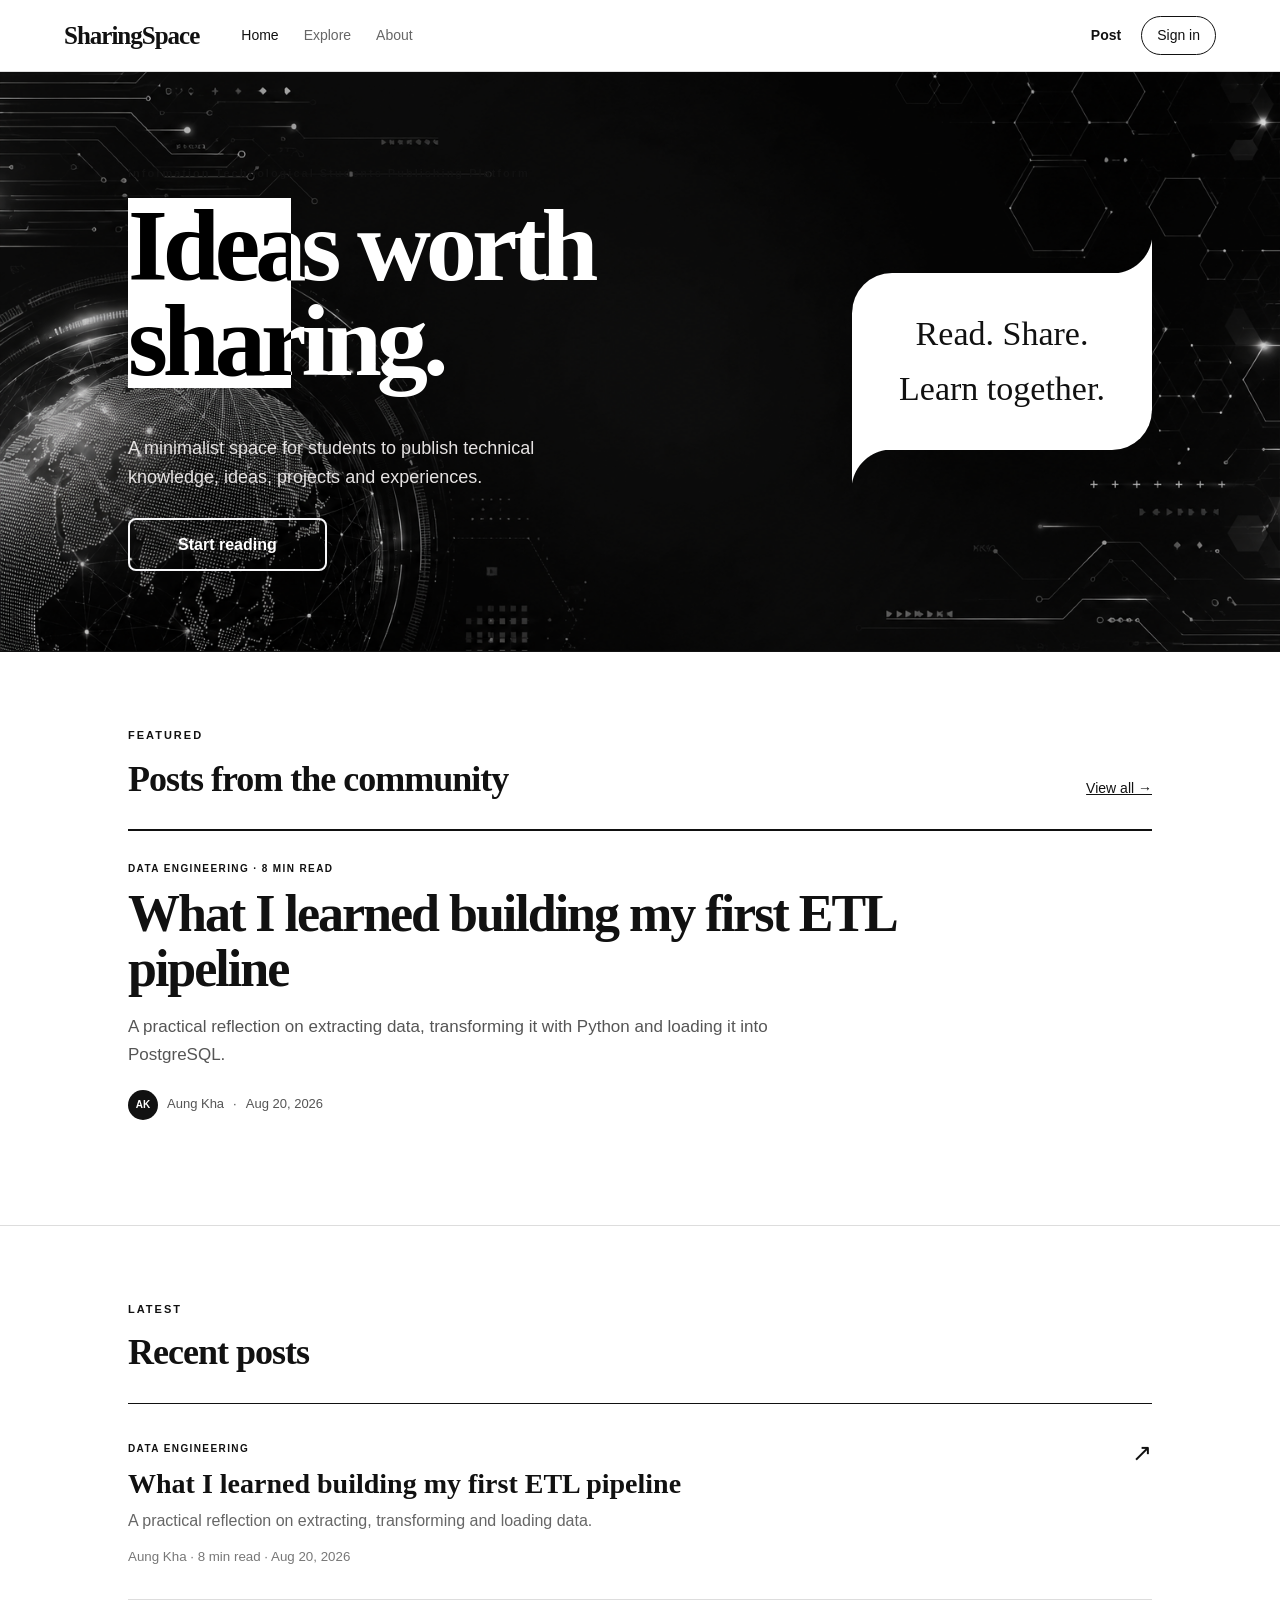
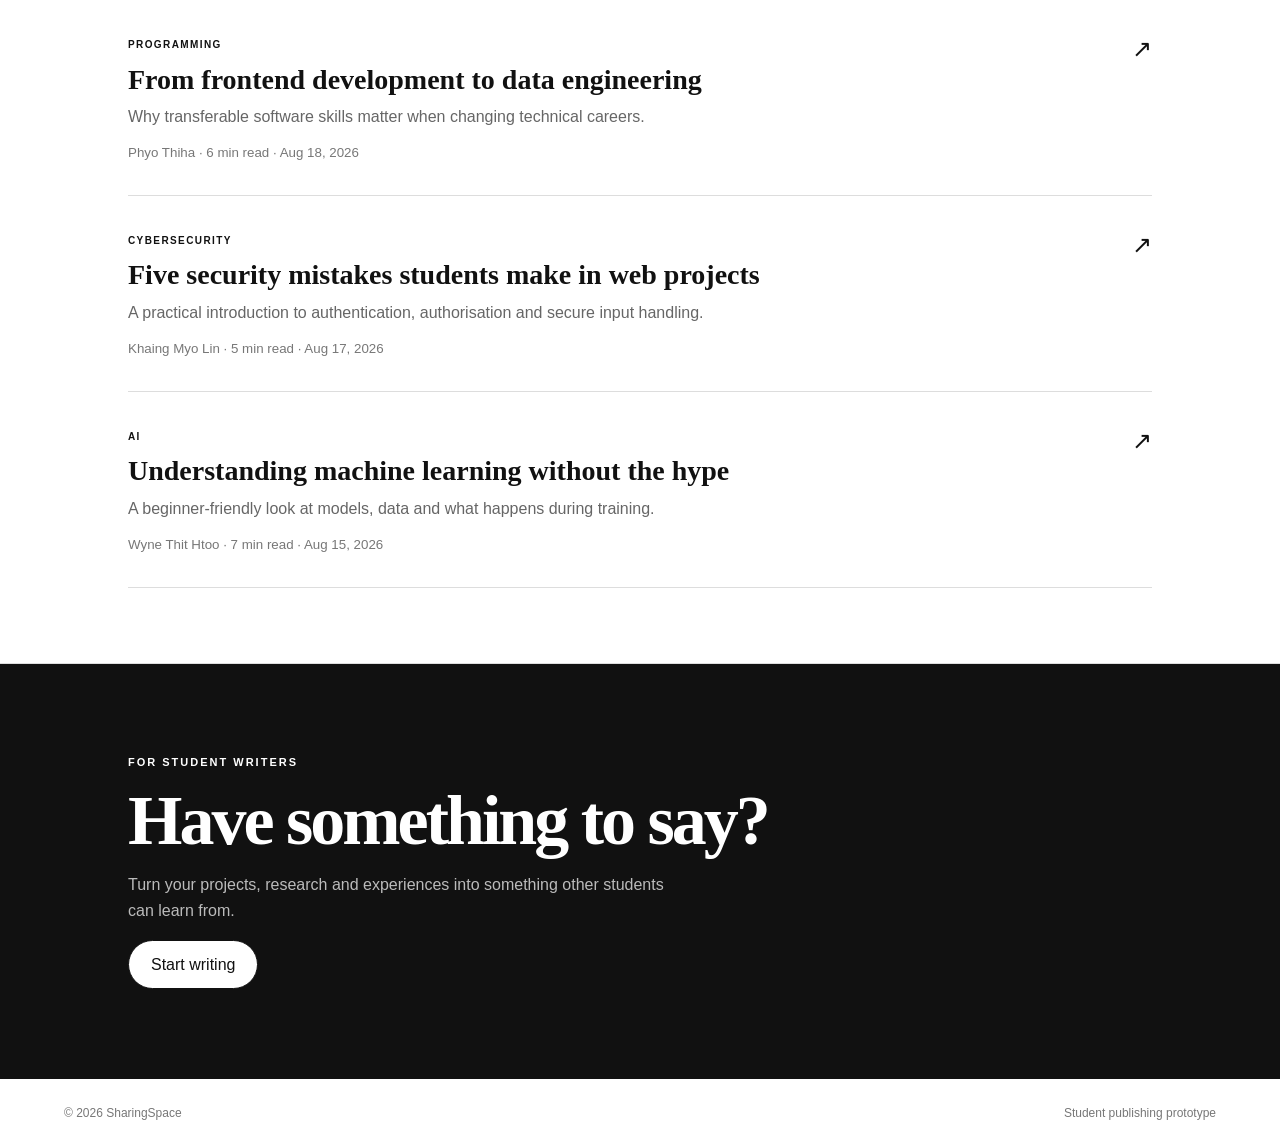
<file: index.html>
<!doctype html>
<html lang="en">
  <head>
    <meta charset="UTF-8" />
    <meta name="viewport" content="width=device-width,initial-scale=1" />
    <title>SharingSpace</title>
    <link rel="stylesheet" href="css/style.css" />
  </head>
  <body>
    <header class="site-header">
      <a class="logo" href="index.html">SharingSpace</a>
      <nav>
        <a class="active" href="index.html">Home</a
        ><a href="explore.html">Explore</a><a href="about.html">About</a>
      </nav>
      <div class="header-actions">
        <a class="write-link" data-write-link href="create-post.html">Post</a
        ><a class="signin" id="signinLink" href="login.html">Sign in</a
        ><a
          class="signin"
          id="dashboardLink"
          href="dashboard.html"
          style="display: none"
          >Dashboard</a
        ><button
          class="signin"
          id="logoutButton"
          type="button"
          style="display: none; border: 0; background: none; cursor: pointer"
        >
          Exit
        </button>
      </div>
    </header>
    <main>
      <section class="hero">
        <div class="hero-bg"></div>
        <div class="hero-content">
          <p class="eyebrow">
            Information Technological Students Publishing Platform
          </p>
          <h1 class="hero-heading fx-negative">Ideas worth<br />sharing.</h1>
          <p class="hero-copy">
            A minimalist space for students to publish technical knowledge,
            ideas, projects and experiences.
          </p>
          <div style="margin-top: 40px">
            <a class="btn liquid" href="explore.html">Start reading</a>
          </div>
        </div>
        <div class="hero-note">
          <p>Read. Share.<br />Learn together.</p>
        </div>
      </section>
      <section class="section">
        <div class="section-heading">
          <div>
            <p class="eyebrow">FEATURED</p>
            <h2>Posts from the community</h2>
          </div>
          <a href="explore.html">View all →</a>
        </div>
        <article class="featured-card">
          <div class="featured-meta">DATA ENGINEERING · 8 MIN READ</div>
          <h3>What I learned building my first ETL pipeline</h3>
          <p>
            A practical reflection on extracting data, transforming it with
            Python and loading it into PostgreSQL.
          </p>
          <div class="author-line">
            <span class="avatar">AK</span><span>Aung Kha</span><span>·</span
            ><span>Aug 20, 2026</span>
          </div>
        </article>
      </section>
      <section class="section">
        <div class="section-heading">
          <div>
            <p class="eyebrow">LATEST</p>
            <h2>Recent posts</h2>
          
          </div>
          
        </div>
        <div id="latestPosts" class="post-list"></div>
      </section>
      <section class="cta">
        <p class="eyebrow">FOR STUDENT WRITERS</p>
        <h2>Have something to say?</h2>
        <p>
          Turn your projects, research and experiences into something other
          students can learn from.
        </p>
        <a class="button button-light" data-write-link href="create-post.html"
          >Start writing</a
        >
      </section>
    </main>
    <footer class="site-footer">
      <span>© 2026 SharingSpace</span><span>Student publishing prototype</span>
    </footer>
    <script src="js/main.js"></script>
  </body>
</html>
</file>
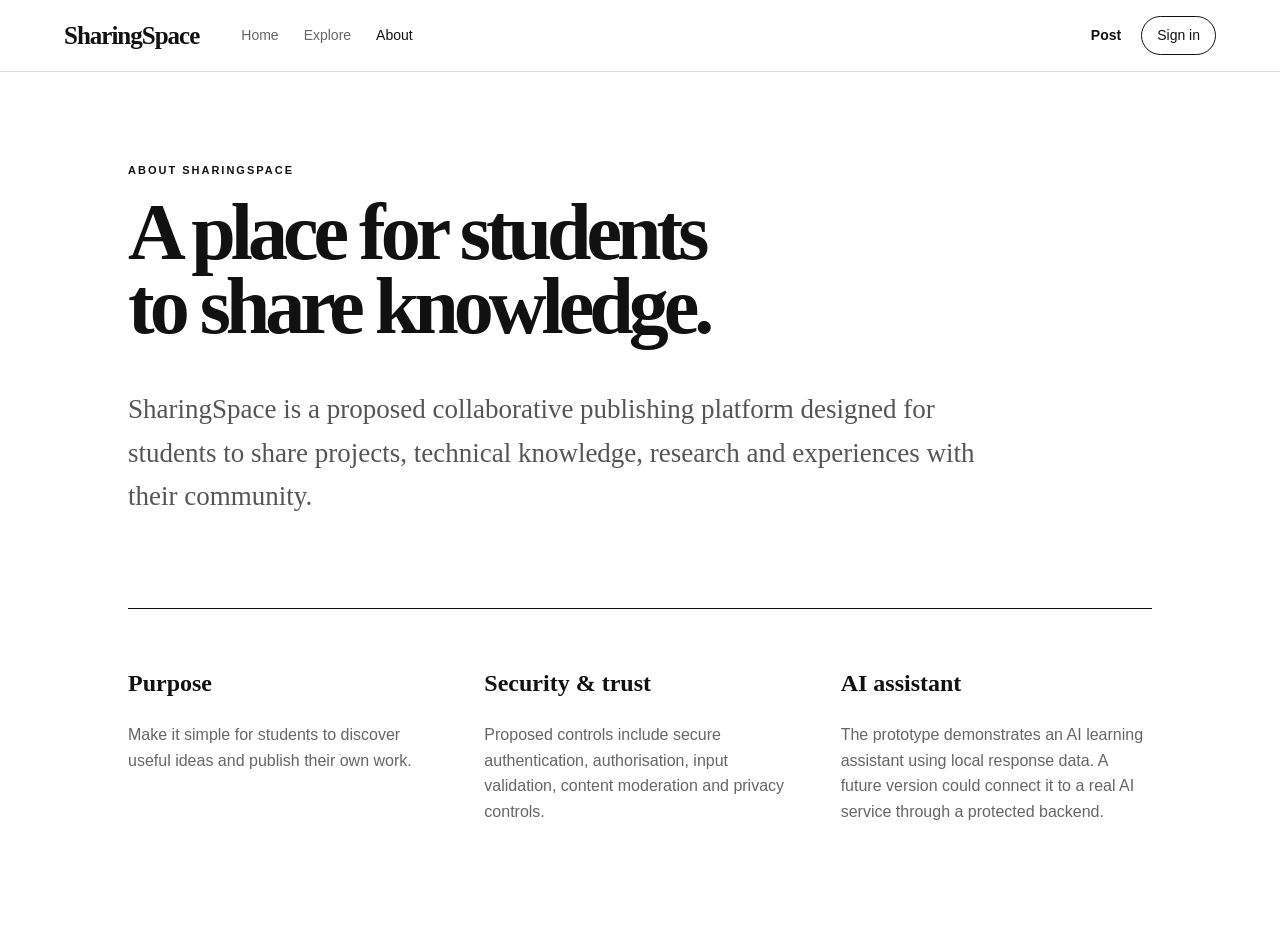
<file: about.html>
<!doctype html>
<html lang="en">
  <head>
    <meta charset="UTF-8" />
    <meta name="viewport" content="width=device-width,initial-scale=1" />
    <title>About — SharingSpace</title>
    <link rel="stylesheet" href="css/style.css" />
  </head>
  <body>
    <header class="site-header">
      <a class="logo" href="index.html">SharingSpace</a>
      <nav>
        <a href="index.html">Home</a><a href="explore.html">Explore</a
        ><a class="active" href="about.html">About</a>
      </nav>
      <div class="header-actions">
        <a class="write-link" data-write-link href="create-post.html">Post</a
        ><a class="signin" id="signinLink" href="login.html">Sign in</a
        ><a
          class="signin"
          id="dashboardLink"
          href="dashboard.html"
          style="display: none"
          >Dashboard</a
        ><button
          class="signin"
          id="logoutButton"
          type="button"
          style="display: none; border: 0; background: none; cursor: pointer"
        >
          Exit
        </button>
      </div>
    </header>
    <main class="about-page">
      <p class="eyebrow">ABOUT SHARINGSPACE</p>
      <h1>A place for students<br />to share knowledge.</h1>
      <p class="about-lead">
        SharingSpace is a proposed collaborative publishing platform designed
        for students to share projects, technical knowledge, research and
        experiences with their community.
      </p>
      <div class="about-grid">
        <div>
          <h2>Purpose</h2>
          <p>
            Make it simple for students to discover useful ideas and publish
            their own work.
          </p>
        </div>
        <div>
          <h2>Security & trust</h2>
          <p>
            Proposed controls include secure authentication, authorisation,
            input validation, content moderation and privacy controls.
          </p>
        </div>
        <div>
          <h2>AI assistant</h2>
          <p>
            The prototype demonstrates an AI learning assistant using local
            response data. A future version could connect it to a real AI
            service through a protected backend.
          </p>
        </div>
      </div>
    </main>
    <script src="js/main.js"></script>
  </body>
</html>
</file>
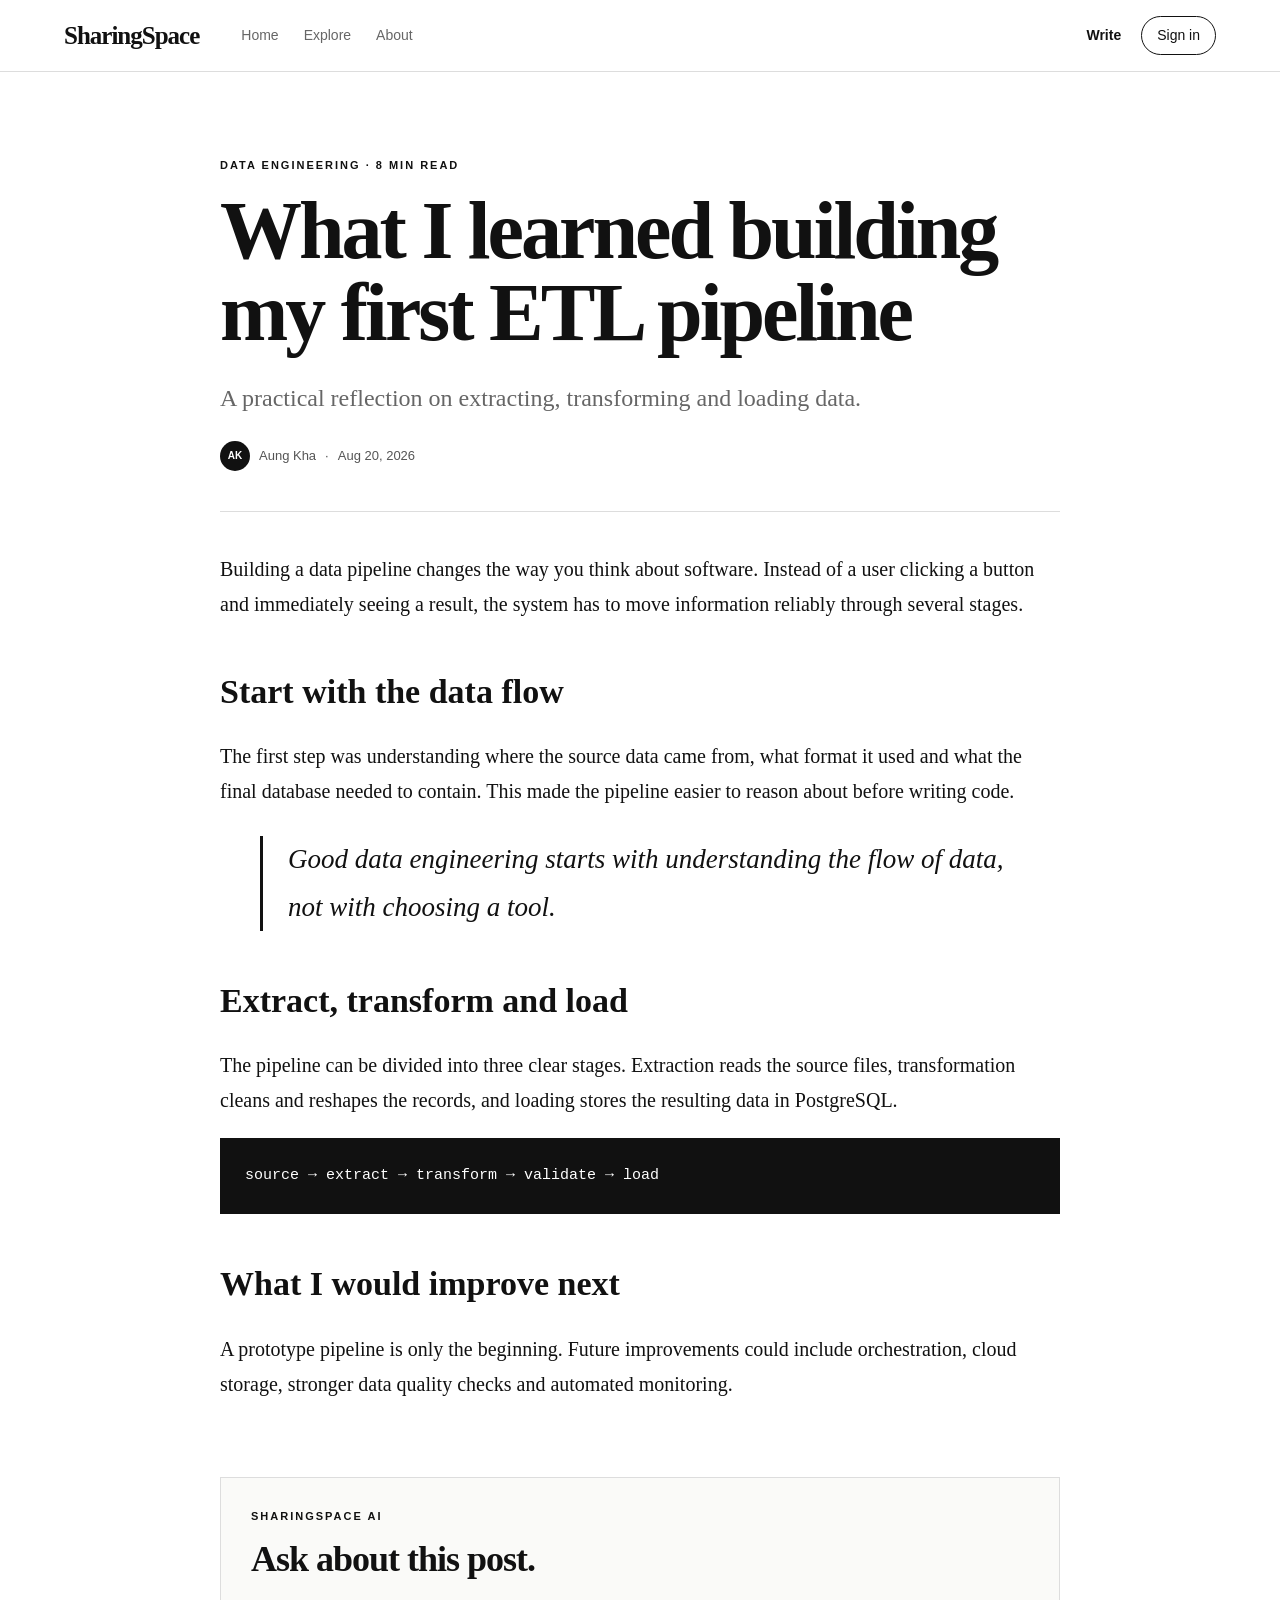
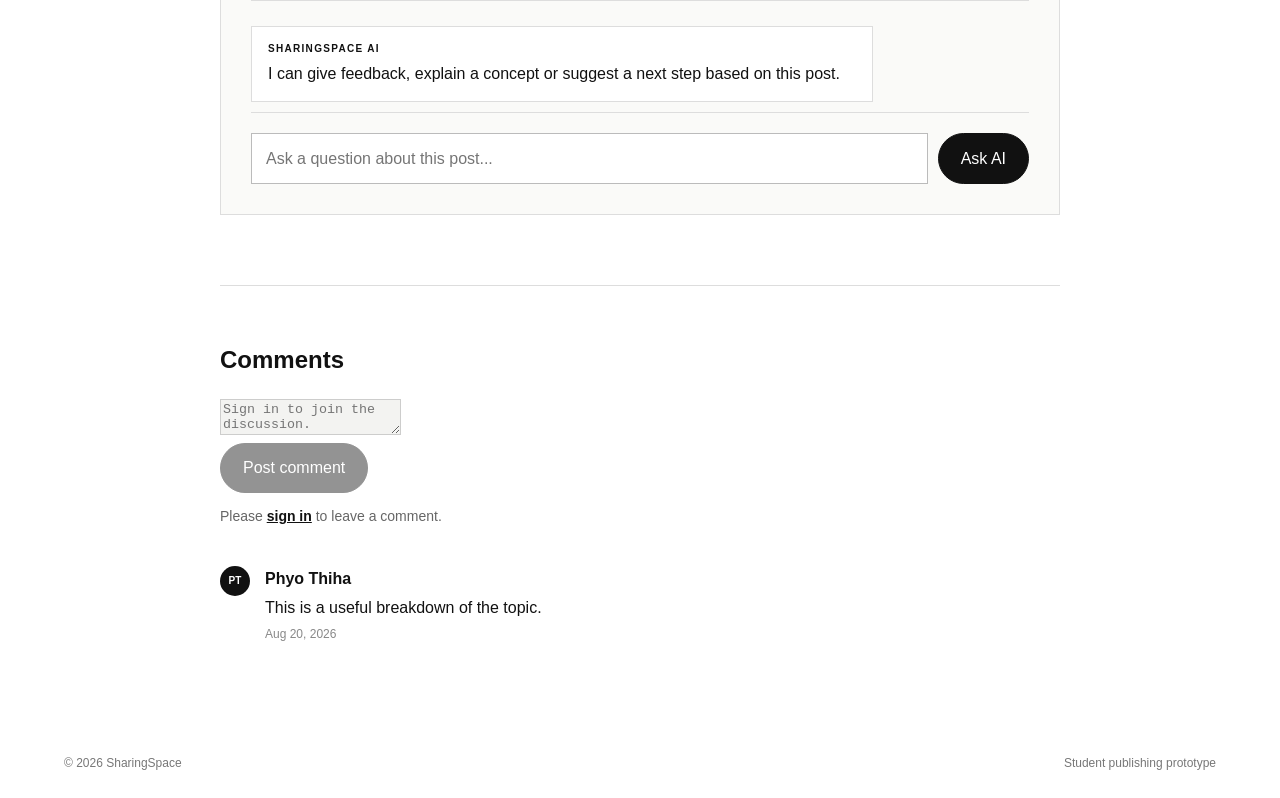
<file: article.html>
<!doctype html>
<html lang="en">
  <head>
    <meta charset="UTF-8" />
    <meta name="viewport" content="width=device-width,initial-scale=1" />
    <title>Article — SharingSpace</title>
    <link rel="stylesheet" href="css/style.css" />
  </head>
  <body>
    <header class="site-header">
      <a class="logo" href="index.html">SharingSpace</a>
      <nav>
        <a href="index.html">Home</a><a href="explore.html">Explore</a
        ><a href="about.html">About</a>
      </nav>
      <div class="header-actions">
        <a class="write-link" data-write-link href="create-post.html">Write</a
        ><a class="signin" id="signinLink" href="login.html">Sign in</a
        ><a
          class="signin"
          id="dashboardLink"
          href="dashboard.html"
          style="display: none"
          >Dashboard</a
        ><button
          class="signin"
          id="logoutButton"
          type="button"
          style="display: none; border: 0; background: none; cursor: pointer"
        >
          Exit
        </button>
      </div>
    </header>
    <main class="article-page">
      <p id="articleMeta" class="eyebrow"></p>
      <h1 id="articleTitle"></h1>
      <p id="articleLead" class="article-lead"></p>
      <div class="author-line">
        <span id="articleInitials" class="avatar"></span
        ><span id="articleAuthor"></span><span>·</span
        ><span id="articleDate"></span>
      </div>
      <hr />
      <article id="articleBody" class="article-body"></article>
      <section class="ai-assistant">
        <div class="ai-heading">
          <div>
            <p class="eyebrow">SHARINGSPACE AI</p>
            <h2>Ask about this post.</h2>
          </div>
        </div>
        <div id="aiMessages" class="ai-messages">
          <div class="ai-message assistant">
            <span>SharingSpace AI</span>
            <p>
              I can give feedback, explain a concept or suggest a next step
              based on this post.
            </p>
          </div>
        </div>
        <div id="aiTyping" class="ai-typing">
          <span></span><span></span><span></span><em>AI is typing...</em>
        </div>
        <form id="aiForm" class="ai-form">
          <input
            id="aiInput"
            autocomplete="off"
            placeholder="Ask a question about this post..."
          /><button class="button button-dark" type="submit">Ask AI</button>
        </form>
      </section>
      <section class="comments">
        <h2>Comments</h2>
        <div class="comment-form">
          <textarea
            id="commentInput"
            class="comment-input"
            placeholder="Share your thoughts..."
            aria-label="Write a comment"
          ></textarea>
          <div class="comment-actions">
            <button
              id="commentSubmit"
              class="button button-dark comment-submit"
              type="button"
              disabled
            >
              Post comment
            </button>
          </div>
          <p id="loginPrompt" class="login-prompt" style="display: none">
            Please <a href="login.html">sign in</a> to leave a comment.
          </p>
        </div>
        <div id="commentList" class="comment-list"></div>
      </section>
    </main>
    <footer class="site-footer">
      <span>© 2026 SharingSpace</span><span>Student publishing prototype</span>
    </footer>
    <script src="js/main.js"></script>
  </body>
</html>
</file>
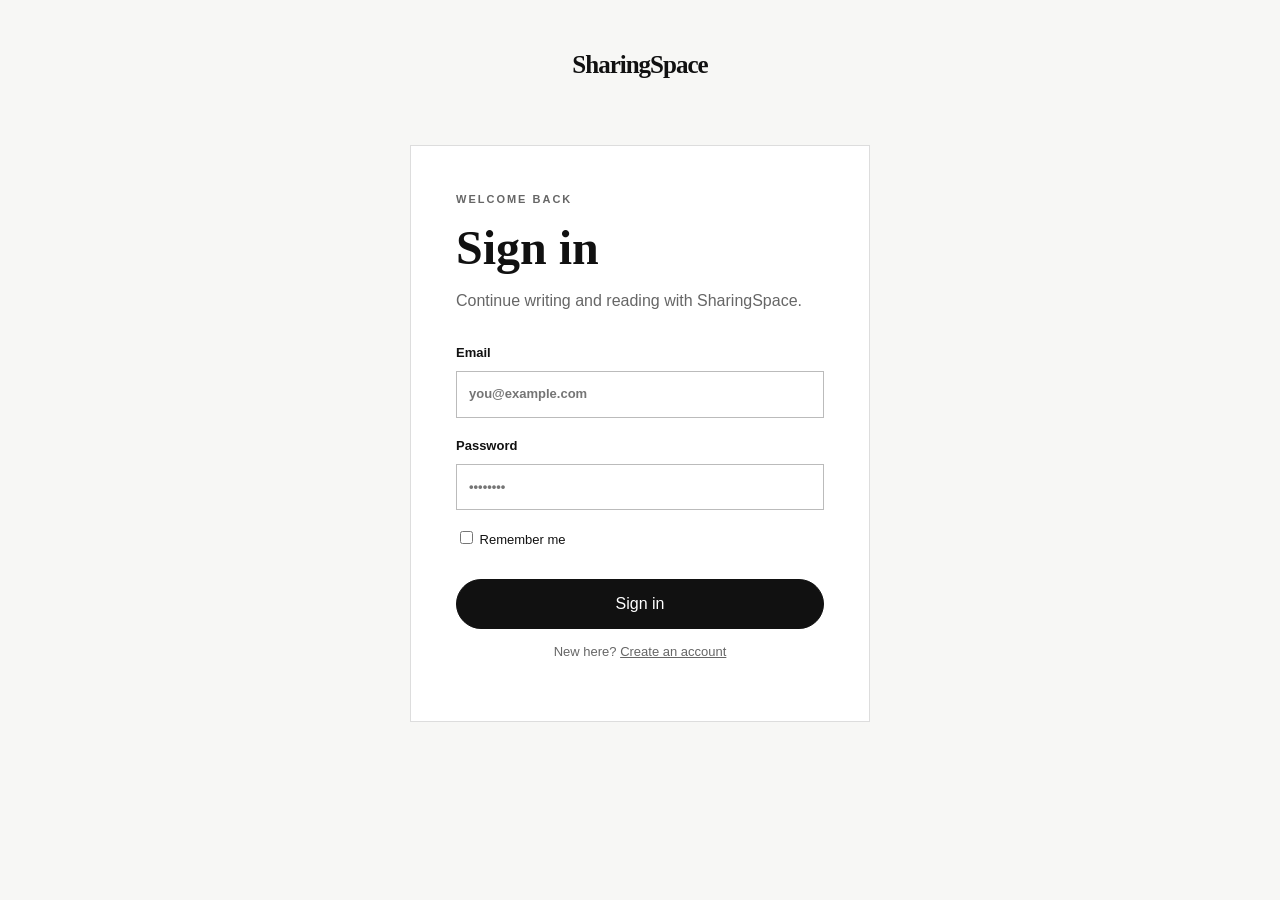
<file: dashboard.html>
<!doctype html>
<html lang="en">
  <head>
    <meta charset="UTF-8" />
    <meta name="viewport" content="width=device-width,initial-scale=1" />
    <title>Dashboard — SharingSpace</title>
    <link rel="stylesheet" href="css/style.css" />
  </head>
  
  <body>
    <header class="site-header">
      <a class="logo" href="index.html">SharingSpace</a>
      <nav>
        <a href="index.html">Home</a><a href="explore.html">Explore</a
        ><a href="about.html">About</a>
      </nav>
      <div class="header-actions">
        <a class="write-link" href="create-post.html">Write</a
        ><button
          class="signin"
          id="logoutButton"
          type="button"
          style="border: 0; background: none; cursor: pointer"
        >
          Exit
        </button>
      </div>
    </header>
    <main class="dashboard">
      <aside class="sidebar">
        <p class="eyebrow">WRITER</p>
        <h3>Aung Kha</h3>
        <a class="side-active" href="dashboard.html">Dashboard</a
        ><a href="posts.html">My posts</a
        ><a href="create-post.html">Create post</a
        ><a href="about.html">About</a>
      </aside>
      <section class="dash-main">
        <div class="dash-title">
          <div>
            <p class="eyebrow">YOUR WRITING</p>
            <h1>Dashboard</h1>
          </div>
          <a class="button button-dark" href="create-post.html">+ New post</a>
        </div>
        <div class="stats">
          <div>
            <span>Published</span><strong id="publishedCount">0</strong>
          </div>
          <div><span>Drafts</span><strong>1</strong></div>
          <div><span>Total views</span><strong>—</strong></div>
          <div><span>Followers</span><strong>—</strong></div>
        </div>
        <div class="dash-section">
          <div class="section-heading">
            <h2>Recent posts</h2>
            <a href="posts.html">View all →</a>
          </div>
          <div class="table">
            <div class="table-head">
              <span>Title</span><span>Status</span><span>Views</span
              ><span>Action</span>
            </div>
            <div id="dashboardPosts"></div>
          </div>
        </div>
      </section>
    </main>
    <script src="js/main.js"></script>
  </body>
</html>
</file>
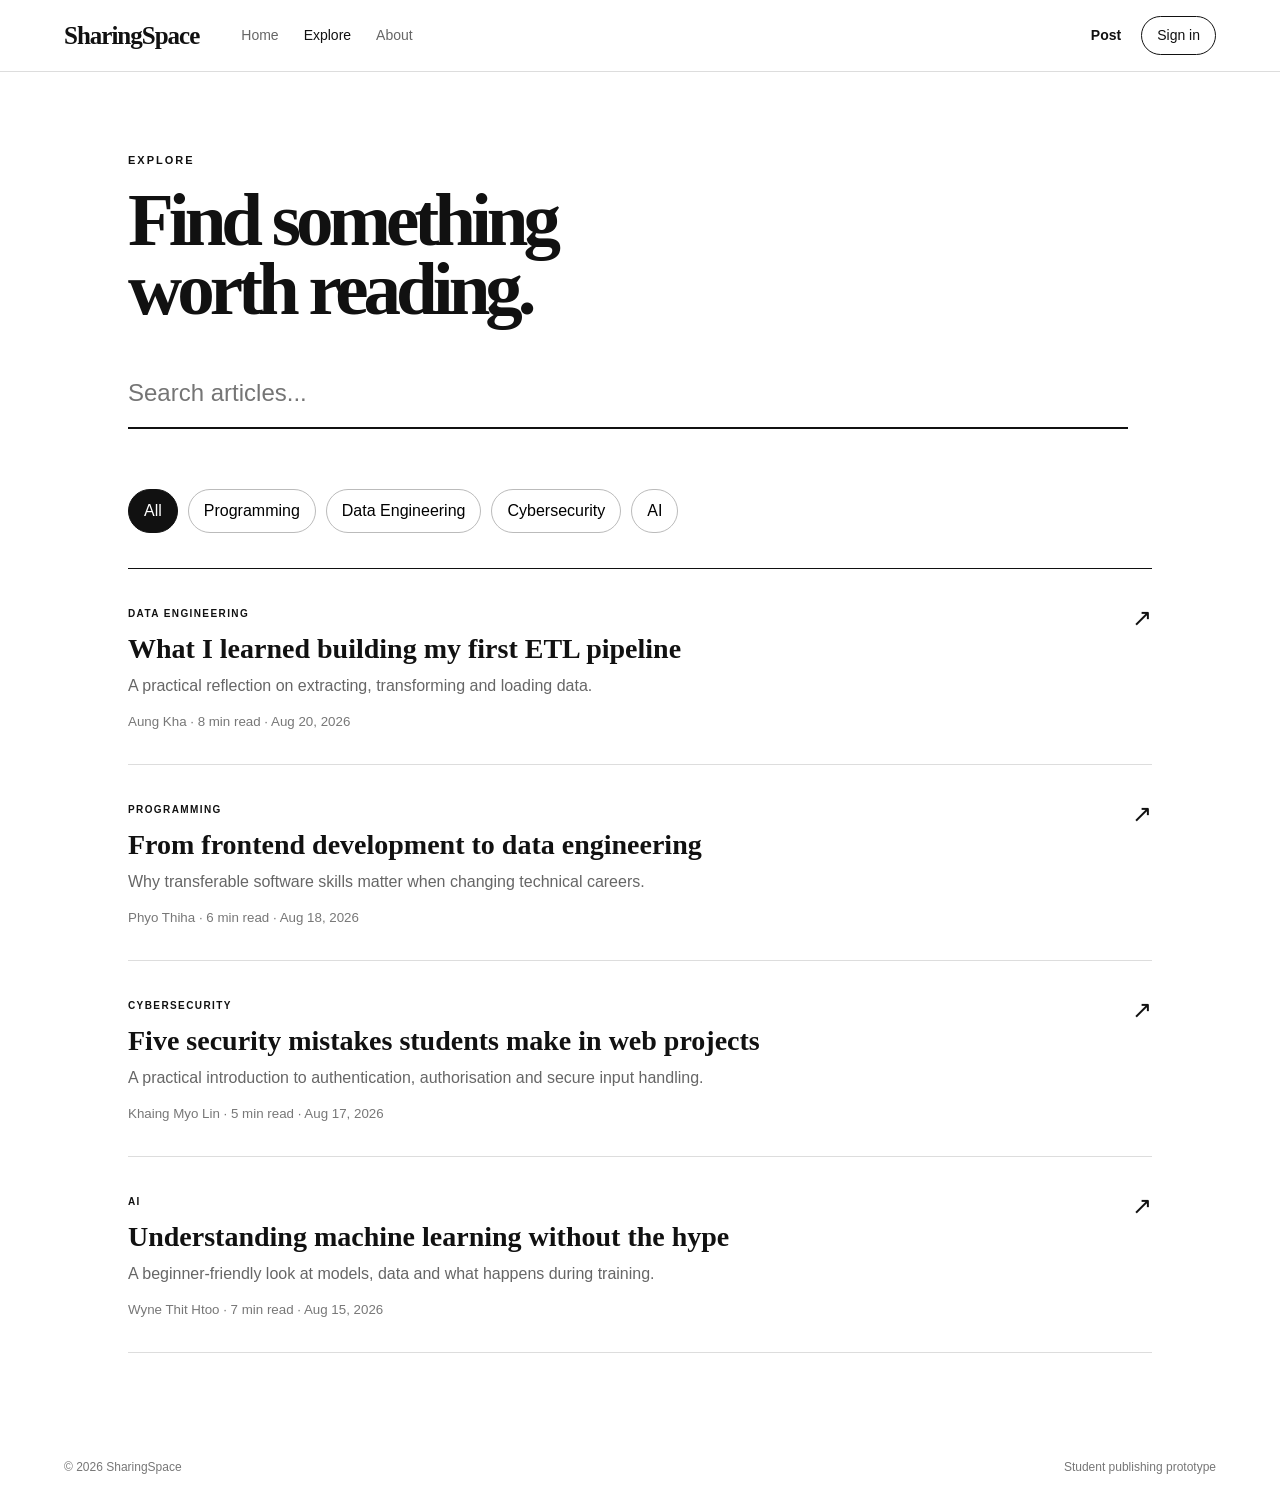
<file: explore.html>
<!doctype html>
<html lang="en">
  <head>
    <meta charset="UTF-8" />
    <meta name="viewport" content="width=device-width,initial-scale=1" />
    <title>Explore — SharingSpace</title>
    <link rel="stylesheet" href="css/style.css" />
  </head>
  <body>
    <header class="site-header">
      <a class="logo" href="index.html">SharingSpace</a>
      <nav>
        <a href="index.html">Home</a
        ><a class="active" href="explore.html">Explore</a
        ><a href="about.html">About</a>
      </nav>
      <div class="header-actions">
        <a class="write-link" data-write-link href="create-post.html">Post</a
        ><a class="signin" id="signinLink" href="login.html">Sign in</a
        ><a
          class="signin"
          id="dashboardLink"
          href="dashboard.html"
          style="display: none"
          >Dashboard</a
        ><button
          class="signin"
          id="logoutButton"
          type="button"
          style="display: none; border: 0; background: none; cursor: pointer"
        >
          Exit
        </button>
      </div>
    </header>
    <main class="page">
      <div class="page-intro">
        <p class="eyebrow">EXPLORE</p>
        <h1>Find something<br />worth reading.</h1>
        <div class="search-box">
          <input
            id="searchInput"
            type="search"
            placeholder="Search articles..."
          />
        </div>
      </div>
      <div class="filter-bar">
        <button class="filter active" data-filter="all">All</button
        ><button class="filter" data-filter="programming">Programming</button
        ><button class="filter" data-filter="data engineering">
          Data Engineering</button
        ><button class="filter" data-filter="cybersecurity">
          Cybersecurity</button
        ><button class="filter" data-filter="ai">AI</button>
      </div>
      <div id="explorePosts" class="post-list"></div>
    </main>
    <footer class="site-footer">
      <span>© 2026 SharingSpace</span><span>Student publishing prototype</span>
    </footer>
    <script src="js/main.js"></script>
  </body>
</html>
</file>
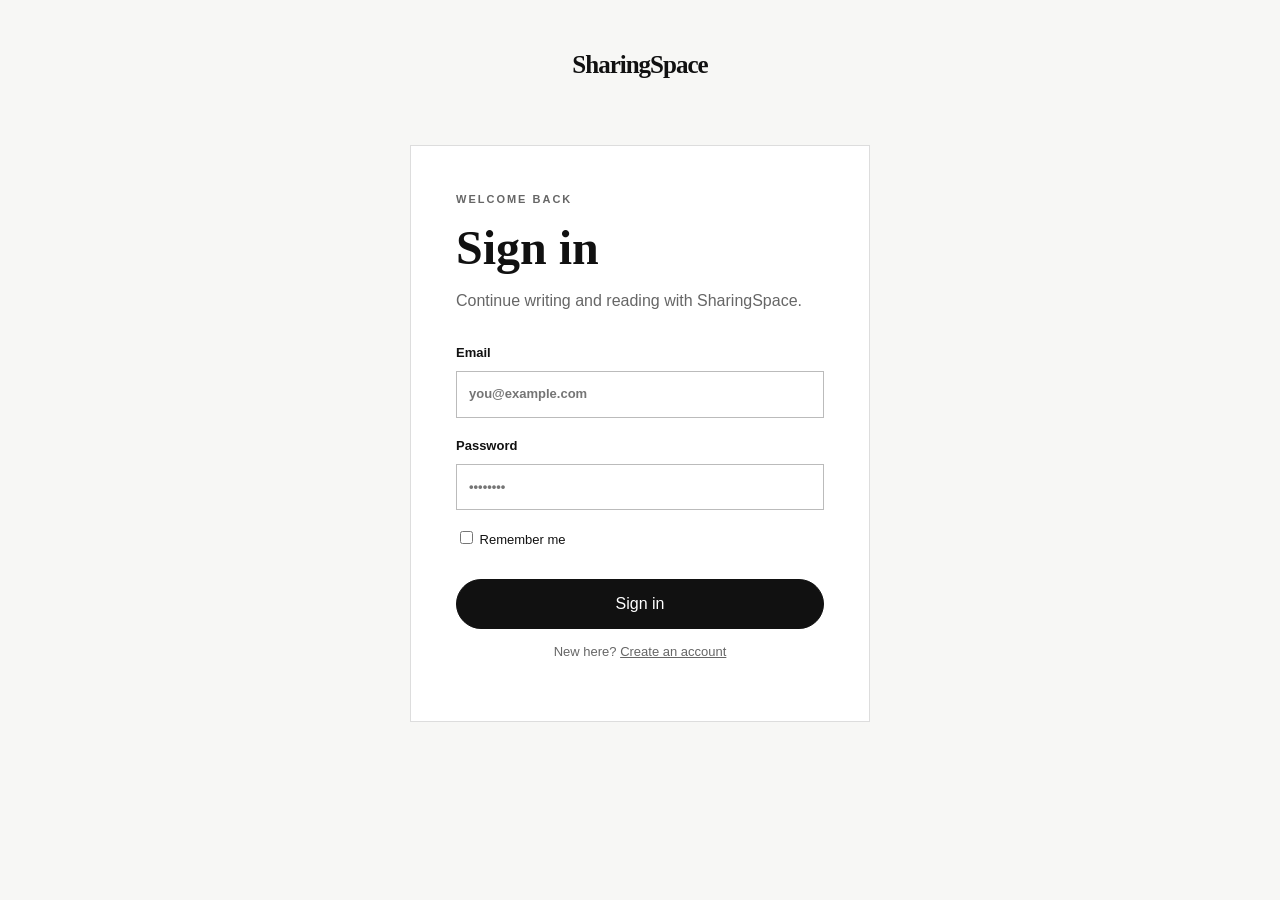
<file: login.html>
<!doctype html>
<html lang="en">
  <head>
    <meta charset="UTF-8" />
    <meta name="viewport" content="width=device-width,initial-scale=1" />
    <title>Sign in — SharingSpace</title>
    <link rel="stylesheet" href="css/style.css" />
  </head>
  <body>
    <main class="auth-page">
      <a class="logo" href="index.html">SharingSpace</a>
      <div class="auth-card">
        <p class="eyebrow">WELCOME BACK</p>
        <h1>Sign in</h1>
        <p>Continue writing and reading with SharingSpace.</p>
        <form id="loginForm">
          <label
            >Email<input
              id="loginEmail"
              type="email"
              required
              placeholder="you@example.com" /></label
          ><label
            >Password<input
              id="loginPassword"
              type="password"
              required
              placeholder="••••••••" /></label
          ><label class="check"><input type="checkbox" /> Remember me</label
          ><button class="button button-dark full" type="submit">
            Sign in
          </button>
          
        </form>
        <p class="auth-bottom">
          New here? <a href="register.html">Create an account</a>
        </p>
      </div>
    </main>
    <script src="js/main.js"></script>
  </body>
</html>
</file>
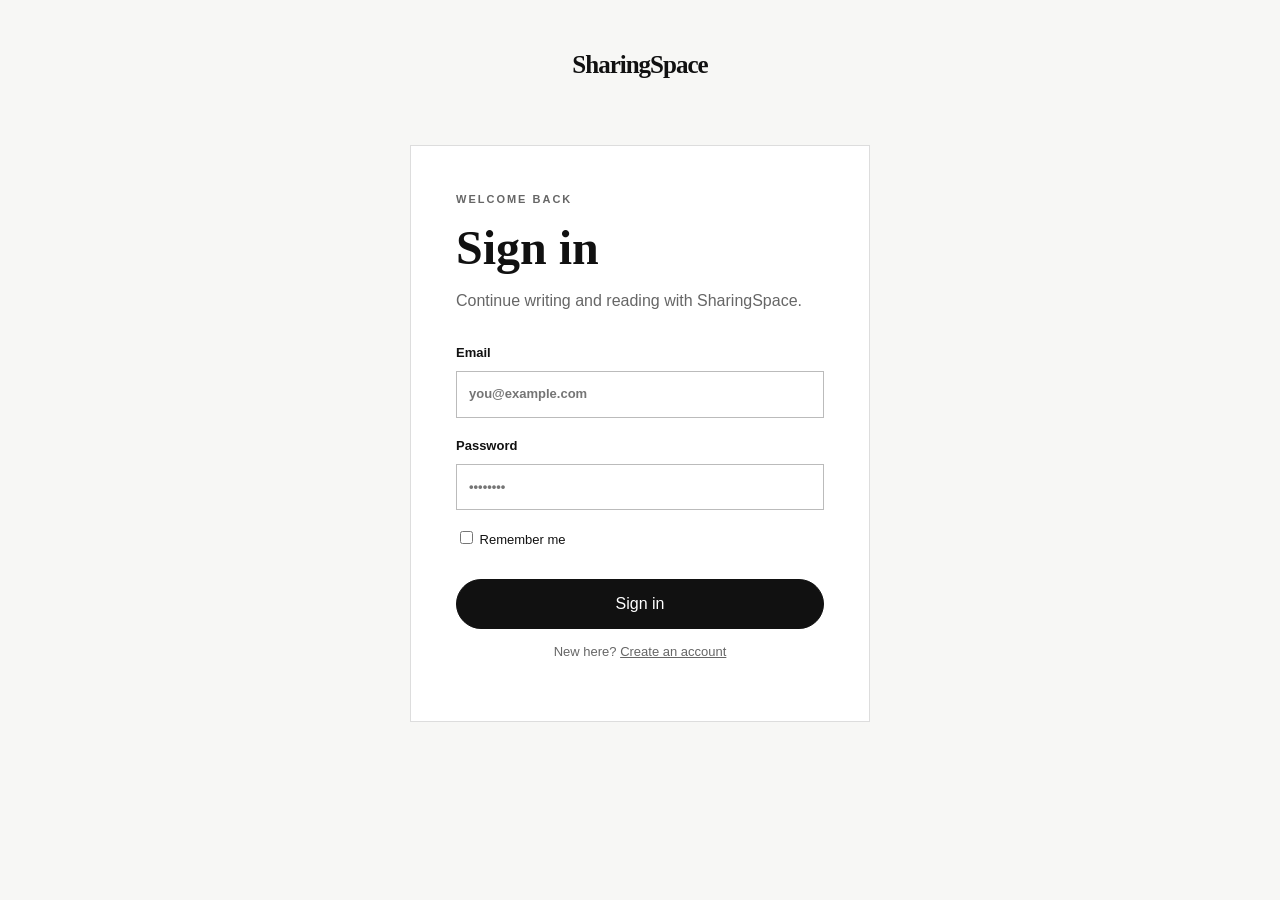
<file: posts.html>
<!doctype html>
<html lang="en">
  <head>
    <meta charset="UTF-8" />
    <meta name="viewport" content="width=device-width,initial-scale=1" />
    <title>My Posts — SharingSpace</title>
    <link rel="stylesheet" href="css/style.css" />
  </head>
  <body>
    <header class="site-header">
      <a class="logo" href="index.html">SharingSpace</a>
      <nav>
        <a href="index.html">Home</a><a href="explore.html">Explore</a
        ><a href="about.html">About</a>
      </nav>
      <div class="header-actions">
        <a class="write-link" href="create-post.html">Write</a
        ><button
          class="signin"
          id="logoutButton"
          type="button"
          style="border: 0; background: none; cursor: pointer"
        >
          Exit
        </button>
      </div>
    </header>
    <main class="page narrow">
      <div class="page-intro">
        <p class="eyebrow">WRITER DASHBOARD</p>
        <h1>My posts</h1>
        <a class="button button-dark" href="create-post.html"
          >Create new post</a
        >
      </div>
      <div id="myPostsList" class="post-list"></div>
    </main>
    <script src="js/main.js"></script>
  </body>
</html>
</file>
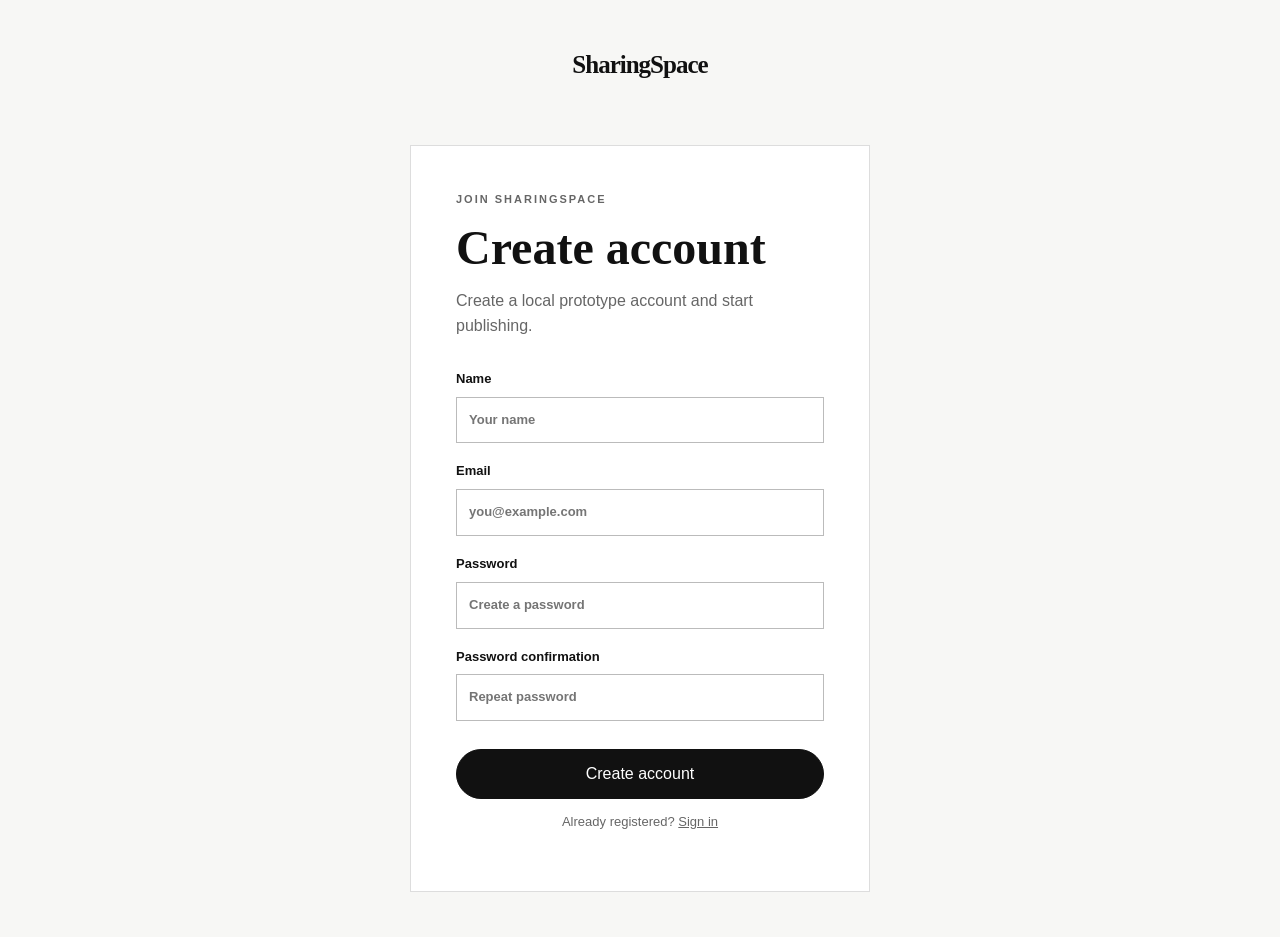
<file: register.html>
<!doctype html>
<!-- mcb0b0 -->
<html lang="en">
  <head>
    <meta charset="UTF-8" />
    <meta name="viewport" content="width=device-width,initial-scale=1" />
    <title>Create account — SharingSpace</title>
    <link rel="stylesheet" href="css/style.css" />
  </head>
  <body>
    <main class="auth-page">
      <a class="logo" href="index.html">SharingSpace</a>
      <div class="auth-card">
        <p class="eyebrow">JOIN SHARINGSPACE</p>
        <h1>Create account</h1>
        <p>Create a local prototype account and start publishing.</p>
        <form id="registerForm">
          <label>Name<input required placeholder="Your name" /></label
          ><label
            >Email<input
              type="email"
              required
              placeholder="you@example.com" /></label
          ><label
            >Password<input
              id="registerPassword"
              type="password"
              required
              placeholder="Create a password" /></label
          ><label
            >Password confirmation<input
              id="registerConfirm"
              type="password"
              required
              placeholder="Repeat password" /></label
          ><button class="button button-dark full" type="submit">
            Create account
          </button>
        </form>
        <p class="auth-bottom">
          Already registered? <a href="login.html">Sign in</a>
        </p>
      </div>
    </main>
    <script src="js/main.js"></script>
  </body>
</html>
</file>
<file: css/style.css>
* {
  box-sizing: border-box;
}
html {
  scroll-behavior: smooth;
}
body {
  margin: 0;
  background: #fff;
  color: #111;
  font-family: Arial, Helvetica, sans-serif;
  line-height: 1.6;
}
a {
  color: inherit;
  text-decoration: none;
}
button,
input {
  font: inherit;
}

.site-header {
  height: 72px;
  border-bottom: 1px solid #ddd;
  display: flex;
  align-items: center;
  padding: 0 5vw;
  gap: 42px;
  position: sticky;
  top: 0;
  background: #fff;
  z-index: 10;
}
.logo {
  font-family: Georgia, serif;
  font-size: 25px;
  font-weight: 700;
  letter-spacing: -1px;
}
.site-header nav {
  display: flex;
  gap: 25px;
  font-size: 14px;
}
.site-header nav a {
  color: #666;
}
.site-header nav a.active,
.site-header nav a:hover {
  color: #111;
}
.header-actions {
  margin-left: auto;
  display: flex;
  align-items: center;
  gap: 20px;
  font-size: 14px;
}
.write-link {
  font-weight: 600;
}
.signin {
  border: 1px solid #111;
  border-radius: 999px;
  padding: 7px 15px;
}
.icon-btn {
  border: 0;
  background: none;
  font-size: 25px;
  cursor: pointer;
}
.hero {
  min-height: 580px;
  border-bottom: 1px solid #111;
  padding: 90px 10vw;
  display: flex;
  align-items: center;
  justify-content: space-between;
  background: #f7f7f5;
}
.eyebrow {
  font-size: 11px;
  letter-spacing: 2px;
  font-weight: 700;
  margin: 0 0 15px;
}
.hero h1,
.page-intro h1,
.about-page h1 {
  font-family: Georgia, serif;
  font-size: clamp(54px, 8vw, 104px);
  line-height: 0.93;
  letter-spacing: -5px;
  margin: 0 0 28px;
}
.fx-negative {
  position: relative;
  display: inline-block;
}

.fx-negative::after {
  content: "";
  position: absolute;
  top: 0;
  bottom: 0;
  left: 0;
  width: 35%;
  background: #fff;
  mix-blend-mode: difference;
  pointer-events: none;
  animation: fx-negative 2.4s ease-in-out infinite alternate;
}

@keyframes fx-negative {
  0% {
    left: 0;
    transform: translateX(0);
  }

  100% {
    left: 100%;
    transform: translateX(-100%);
  }
}
.hero-copy {
  font-size: 18px;
  max-width: 480px;
  color: #e5e2e2;
  margin-bottom: 30px;
}
.hero-note {
  background: #fff;
  font-family: Georgia, serif;
  font-size: 34px;
  text-align: center;
    --r: 40px; /* radius */
  color: #111;
  width: 300px;
  aspect-ratio: 1.5;
  border-radius: var(--r) 0/calc(2*var(--r)) 0;
  padding-block: var(--r);
  --_m:#0000 100%,#000 calc(100% + 1px);
  mask:
    conic-gradient(#000 0 0) content-box,
    radial-gradient(var(--r) at 100% 100%,var(--_m)) 0 100% no-repeat,
    radial-gradient(var(--r) at 0    0   ,var(--_m)) 100% 0 no-repeat;
  mask-size: var(--r) var(--r);

}
.btn {
  position: relative;
  padding: 1rem 3rem;
  font-size: 1rem;
  font-weight: 600;
  color: white;
  background: none;
  border: 2px solid #f6f6f8;
  border-radius: 8px;
  cursor: pointer;
  overflow: hidden;
  transition: all 0.3s ease;
}

.liquid {
  background: linear-gradient(#f6f6f7 0 0) no-repeat calc(200% - var(--p, 0%))
    100% / 200% var(--p, 0.2em);
  transition: 0.3s var(--t, 0s),
    background-position 0.3s calc(0.3s - var(--t, 0s));
}

.liquid:hover {
  --p: 100%;
  --t: 0.3s;
  color: #232222;
}

.hero-note span {
  font-family: Arial;
  font-size: 12px;
}
.button {
  display: inline-block;
  border-radius: 999px;
  padding: 11px 22px;
  border: 1px solid #111;
  cursor: pointer;
}
.button-dark {
  background: #111;
  color: #fff;
}
.button-light {
  background: #fff;
  color: #111;
}
.section {
  padding: 75px 10vw;
  border-bottom: 1px solid #ddd;
}
.section-heading {
  display: flex;
  justify-content: space-between;
  align-items: end;
  margin-bottom: 30px;
}
.section-heading h2 {
  font-family: Georgia, serif;
  font-size: 36px;
  line-height: 1.1;
  margin: 0;
  letter-spacing: -1px;
}
.section-heading > a {
  font-size: 14px;
  text-decoration: underline;
}
.featured-card {
  border-top: 2px solid #111;
  padding: 30px 0;
}
.featured-card h3 {
  font-family: Georgia, serif;
  font-size: 52px;
  line-height: 1.05;
  letter-spacing: -2px;
  max-width: 850px;
  margin: 10px 0;
}
.featured-card p {
  max-width: 700px;
  color: #555;
  font-size: 17px;
}
.featured-meta,
.tag {
  font-size: 10px;
  letter-spacing: 1.4px;
  font-weight: 700;
}
.author-line {
  display: flex;
  align-items: center;
  gap: 9px;
  font-size: 13px;
  margin-top: 22px;
  color: #555;
}
.avatar {
  display: inline-flex;
  width: 30px;
  height: 30px;
  border-radius: 50%;
  background: #111;
  color: #fff;
  align-items: center;
  justify-content: center;
  font-size: 10px;
  font-weight: bold;
}
.post-list {
  border-top: 1px solid #111;
}
.post-row {
  display: flex;
  justify-content: space-between;
  gap: 30px;
  padding: 30px 0;
  border-bottom: 1px solid #ddd;
}
.post-row:hover h3 {
  text-decoration: underline;
}
.post-row h3 {
  font-family: Georgia, serif;
  font-size: 28px;
  line-height: 1.15;
  margin: 8px 0;
}
.post-row p {
  color: #666;
  margin: 0 0 10px;
  max-width: 750px;
}
.post-row small {
  color: #777;
}
.row-arrow {
  font-size: 24px;
}
.cta {
  background: #111;
  color: #fff;
  padding: 90px 10vw;
}
.cta h2 {
  font-family: Georgia, serif;
  font-size: 70px;
  letter-spacing: -3px;
  line-height: 1;
  margin: 0 0 15px;
}
.cta p:not(.eyebrow) {
  max-width: 550px;
  color: #bbb;
}
.site-footer {
  padding: 25px 5vw;
  display: flex;
  justify-content: space-between;
  color: #777;
  font-size: 12px;
}
.page {
  padding: 80px 10vw;
}
.page.narrow {
  max-width: 1100px;
  margin: auto;
}
.page-intro {
  max-width: 1000px;
  margin-bottom: 60px;
}
.page-intro h1 {
  font-size: 75px;
}
.search-box {
  margin-top: 35px;
}
.search-box input {
  width: 100%;
  border: 0;
  border-bottom: 2px solid #111;
  padding: 15px 0;
  font-size: 24px;
  outline: 0;
}
.filter-bar {
  display: flex;
  gap: 10px;
  flex-wrap: wrap;
  margin-bottom: 35px;
}
.filter {
  border: 1px solid #bbb;
  background: #fff;
  border-radius: 999px;
  padding: 8px 15px;
  cursor: pointer;
}
.filter.active,
.filter:hover {
  background: #111;
  color: #fff;
  border-color: #111;
}
.article-page {
  max-width: 900px;
  margin: auto;
  padding: 85px 30px;
}
.article-page h1 {
  font-family: Georgia, serif;
  font-size: clamp(50px, 7vw, 82px);
  line-height: 1;
  letter-spacing: -3px;
  margin: 10px 0 25px;
}
.article-lead {
  font-family: Georgia, serif;
  font-size: 24px;
  color: #666;
}
.article-page hr {
  border: 0;
  border-top: 1px solid #ddd;
  margin: 40px 0;
}
.article-body {
  font-family: Georgia, serif;
  font-size: 20px;
  line-height: 1.75;
}
.article-body h2 {
  font-size: 34px;
  line-height: 1.15;
  margin-top: 50px;
}
.article-body blockquote {
  border-left: 3px solid #111;
  padding-left: 25px;
  font-size: 27px;
  font-style: italic;
}
.article-body pre {
  background: #111;
  color: #fff;
  padding: 25px;
  overflow: auto;
  font-family: monospace;
  font-size: 15px;
}
.comments {
  border-top: 1px solid #ddd;
  margin-top: 70px;
  padding-top: 35px;
}
.comment {
  display: flex;
  gap: 15px;
  margin-top: 25px;
}
.auth-page {
  min-height: 100vh;
  background: #f7f7f5;
  display: flex;
  flex-direction: column;
  align-items: center;
  padding: 45px 20px;
}
.auth-page > .logo {
  margin-bottom: 60px;
}
.auth-card {
  background: #fff;
  border: 1px solid #ddd;
  width: min(460px, 100%);
  padding: 45px;
}
.auth-card h1 {
  font-family: Georgia, serif;
  font-size: 48px;
  line-height: 1;
  margin: 0 0 10px;
}
.auth-card > p {
  color: #666;
}
.auth-card form {
  margin-top: 30px;
}
.auth-card label {
  display: block;
  font-size: 13px;
  font-weight: bold;
  margin-bottom: 18px;
}
.auth-card input:not([type="checkbox"]) {
  display: block;
  width: 100%;
  margin-top: 7px;
  padding: 12px;
  border: 1px solid #bbb;
}
.check {
  font-weight: normal !important;
}
.full {
  width: 100%;
  margin-top: 10px;
}
.auth-bottom {
  text-align: center;
  font-size: 13px;
}
.auth-bottom a {
  text-decoration: underline;
}
.dashboard {
  display: grid;
  grid-template-columns: 230px 1fr;
  min-height: calc(100vh - 72px);
}
.sidebar {
  border-right: 1px solid #ddd;
  padding: 45px 30px;
  display: flex;
  flex-direction: column;
  gap: 12px;
}
.sidebar h3 {
  font-family: Georgia, serif;
  font-size: 25px;
  margin: 0 0 25px;
}
.sidebar a {
  padding: 8px 10px;
  color: #666;
}
.sidebar .side-active,
.sidebar a:hover {
  background: #f2f2f0;
  color: #111;
}
.dash-main {
  padding: 55px 6vw;
}
.dash-title {
  display: flex;
  justify-content: space-between;
  align-items: end;
}
.dash-title h1 {
  font-family: Georgia, serif;
  font-size: 60px;
  line-height: 1;
  margin: 0;
}
.stats {
  display: grid;
  grid-template-columns: repeat(4, 1fr);
  border-top: 1px solid #111;
  border-bottom: 1px solid #111;
  margin: 50px 0;
}
.stats div {
  padding: 25px;
  border-right: 1px solid #ddd;
}
.stats div:last-child {
  border: 0;
}
.stats span {
  display: block;
  color: #777;
  font-size: 12px;
}
.stats strong {
  font-family: Georgia, serif;
  font-size: 36px;
}
.dash-section h2 {
  font-family: Georgia, serif;
  font-size: 32px;
}
.table {
  border-top: 1px solid #111;
}
.table-head,
.table-row {
  display: grid;
  grid-template-columns: 2fr 1fr 0.6fr 0.5fr;
  gap: 20px;
  padding: 17px 10px;
  border-bottom: 1px solid #ddd;
}
.table-head {
  font-size: 11px;
  text-transform: uppercase;
  letter-spacing: 1px;
  font-weight: bold;
}
.status {
  font-size: 11px;
  text-transform: uppercase;
  letter-spacing: 1px;
}
.published {
  color: #333;
}
.draft {
  color: #888;
}
.editor-page {
  max-width: 900px;
  margin: auto;
  padding: 55px 25px;
}
.editor-top {
  display: flex;
  justify-content: space-between;
  color: #777;
  font-size: 12px;
}
.title-input,
.subtitle-input {
  display: block;
  width: 100%;
  border: 0;
  outline: 0;
}
.title-input {
  font-family: Georgia, serif;
  font-size: 60px;
  font-weight: bold;
  letter-spacing: -2px;
  margin-top: 55px;
}
.subtitle-input {
  font-family: Georgia, serif;
  font-size: 24px;
  color: #777;
  margin: 15px 0 30px;
}
.editor-toolbar {
  border-top: 1px solid #ddd;
  border-bottom: 1px solid #ddd;
  padding: 10px 0;
  display: flex;
  gap: 8px;
}
.editor-toolbar button {
  border: 0;
  background: #f3f3f1;
  padding: 7px 12px;
  cursor: pointer;
}
.editor {
  min-height: 450px;
  outline: 0;
  padding: 30px 0;
  font-family: Georgia, serif;
  font-size: 20px;
  line-height: 1.7;
}
.editor:empty:before {
  content: attr(data-placeholder);
  color: #aaa;
}
.editor-actions {
  display: flex;
  justify-content: flex-end;
  gap: 10px;
  border-top: 1px solid #ddd;
  padding-top: 20px;
}
.about-page {
  padding: 90px 10vw;
}
.about-page h1 {
  font-size: 80px;
}
.about-lead {
  font-family: Georgia, serif;
  font-size: 27px;
  max-width: 850px;
  color: #555;
  margin: 45px 0 90px;
}
.about-grid {
  display: grid;
  grid-template-columns: repeat(3, 1fr);
  gap: 45px;
  border-top: 1px solid #111;
  padding-top: 35px;
}
.about-grid h2 {
  font-family: Georgia, serif;
}
.about-grid p {
  color: #666;
}
@media (max-width: 800px) {
  .site-header {
    gap: 15px;
    padding: 0 20px;
  }
  .site-header nav {
    display: none;
  }
  .hero,
  .section,
  .cta,
  .page,
  .about-page {
    padding-left: 25px;
    padding-right: 25px;
  }
  .hero {
    min-height: 520px;
  }
  .hero-note {
    display: none;
  }
  .featured-card h3,
  .cta h2,
  .page-intro h1,
  .about-page h1 {
    font-size: 48px;
  }
  .post-row h3 {
    font-size: 23px;
  }
  .dashboard {
    display: block;
  }
  .sidebar {
    display: none;
  }
  .dash-main {
    padding: 35px 25px;
  }
  .stats {
    grid-template-columns: 1fr 1fr;
  }
  .table {
    overflow-x: auto;
  }
  .table-head,
  .table-row {
    min-width: 650px;
  }
  .about-grid {
    grid-template-columns: 1fr;
  }
  .title-input {
    font-size: 42px;
  }
  .article-page {
    padding: 60px 22px;
  }
  .article-body {
    font-size: 18px;
  }
  .site-footer {
    padding: 20px;
    gap: 10px;
    flex-direction: column;
  }
  .header-actions {
    gap: 10px;
  }
  .write-link {
    display: none;
  }
}

/* Prototype interaction additions — existing visual language is preserved. */
.hero { position: relative; overflow: hidden; }
.hero-bg { position: absolute; inset: 0; background: url("../images/bg.png") no-repeat center/cover; transform: scaleX(-1); z-index: 0; }
.hero::after { content: ""; position: absolute; inset: 0; background: rgba(0,0,0,.12); pointer-events: none; z-index: 0; }
.hero > *:not(.hero-bg) { position: relative; z-index: 1; }

.hero-heading { color: #fff; }

.category-select { width: 100%; border: 0; border-bottom: 1px solid #ddd; outline: 0; padding: 12px 0; margin-bottom: 5px; background: #fff; font: inherit; color: #555; }

.success-message { position: fixed; top: 24px; right: 24px; display: flex; align-items: center; gap: 12px; min-width: 280px; padding: 16px 18px; background: #fff; border: 1px solid #ddd; border-radius: 10px; box-shadow: 0 10px 30px rgba(0,0,0,.12); opacity: 0; transform: translateY(-15px); pointer-events: none; transition: all .25s ease; z-index: 1000; }
.success-message.show { opacity: 1; transform: translateY(0); }
.success-icon { display: flex; align-items: center; justify-content: center; width: 30px; height: 30px; border-radius: 50%; background: #111; color: #fff; font-weight: 700; flex-shrink: 0; }
.success-message strong { display:block; font-size:14px; }
.success-message p { margin:3px 0 0; font-size:13px; color:#666; }

.post-actions { display:flex; align-items:center; gap:18px; white-space:nowrap; }
.text-button { border:0; background:none; padding:0; font:inherit; color:#666; cursor:pointer; }
.text-button:hover { color:#111; text-decoration:underline; }

.ai-assistant { margin-top: 75px; border: 1px solid #ddd; background: #fafaf8; padding: 30px; }
.ai-heading { display:flex; justify-content:space-between; align-items:flex-end; gap:20px; border-bottom:1px solid #ddd; padding-bottom:20px; }
.ai-heading h2 { font-family:Georgia,serif; font-size:36px; line-height:1.1; margin:0; letter-spacing:-1px; }
.ai-badge { font-size:10px; letter-spacing:1.4px; font-weight:700; border:1px solid #bbb; border-radius:999px; padding:6px 10px; }
.ai-messages { display:flex; flex-direction:column; gap:18px; max-height:360px; overflow-y:auto; padding:25px 0 10px; }
.ai-message { max-width:80%; padding:14px 16px; border:1px solid #ddd; background:#fff; }
.ai-message.user { align-self:flex-end; background:#111; color:#fff; border-color:#111; }
.ai-message span { display:block; font-size:10px; letter-spacing:1.3px; font-weight:700; text-transform:uppercase; margin-bottom:5px; }
.ai-message p { margin:0; line-height:1.55; }
.ai-typing { display:none; align-items:center; gap:5px; font-size:12px; color:#777; padding:8px 0 15px; }
.ai-typing.show { display:flex; }
.ai-typing span { width:5px; height:5px; border-radius:50%; background:#777; animation:ai-dot 1s infinite ease-in-out; }
.ai-typing span:nth-child(2) { animation-delay:.15s; }
.ai-typing span:nth-child(3) { animation-delay:.3s; }
.ai-typing em { margin-left:6px; font-style:normal; }
@keyframes ai-dot { 0%,80%,100% { opacity:.25; transform:translateY(0); } 40% { opacity:1; transform:translateY(-3px); } }
.ai-form { display:flex; gap:10px; border-top:1px solid #ddd; padding-top:20px; }
.ai-form input { min-width:0; flex:1; border:1px solid #bbb; background:#fff; padding:12px 14px; outline:0; }
.ai-form input:focus { border-color:#111; }

.comment-input:disabled { background:#f3f3f1; cursor:not-allowed; color:#888; }
.comment-submit:disabled { opacity:.45; cursor:not-allowed; pointer-events:none; }
.login-prompt { margin-top:12px; font-size:14px; color:#666; }
.login-prompt a { color:#111; font-weight:600; text-decoration:underline; }
.comment-list { display:flex; flex-direction:column; gap:24px; }
.comment-content { flex:1; }
.comment-content strong { display:block; margin-bottom:4px; }
.comment-content p { margin:0; line-height:1.5; }
.comment-date { display:block; margin-top:5px; font-size:12px; color:#888; }

@media (max-width:800px) {
  .hero-content { width:100%; }
  .ai-assistant { padding:22px; }
  .ai-heading { align-items:flex-start; flex-direction:column; }
  .ai-heading h2 { font-size:30px; }
  .ai-message { max-width:92%; }
  .ai-form { flex-direction:column; }
  .ai-form .button { width:100%; text-align:center; }
  .post-actions { flex-direction:column; align-items:flex-end; gap:8px; }
}
@media (max-width:600px) {
  .success-message { top:16px; left:16px; right:16px; min-width:auto; }
}
</file>
